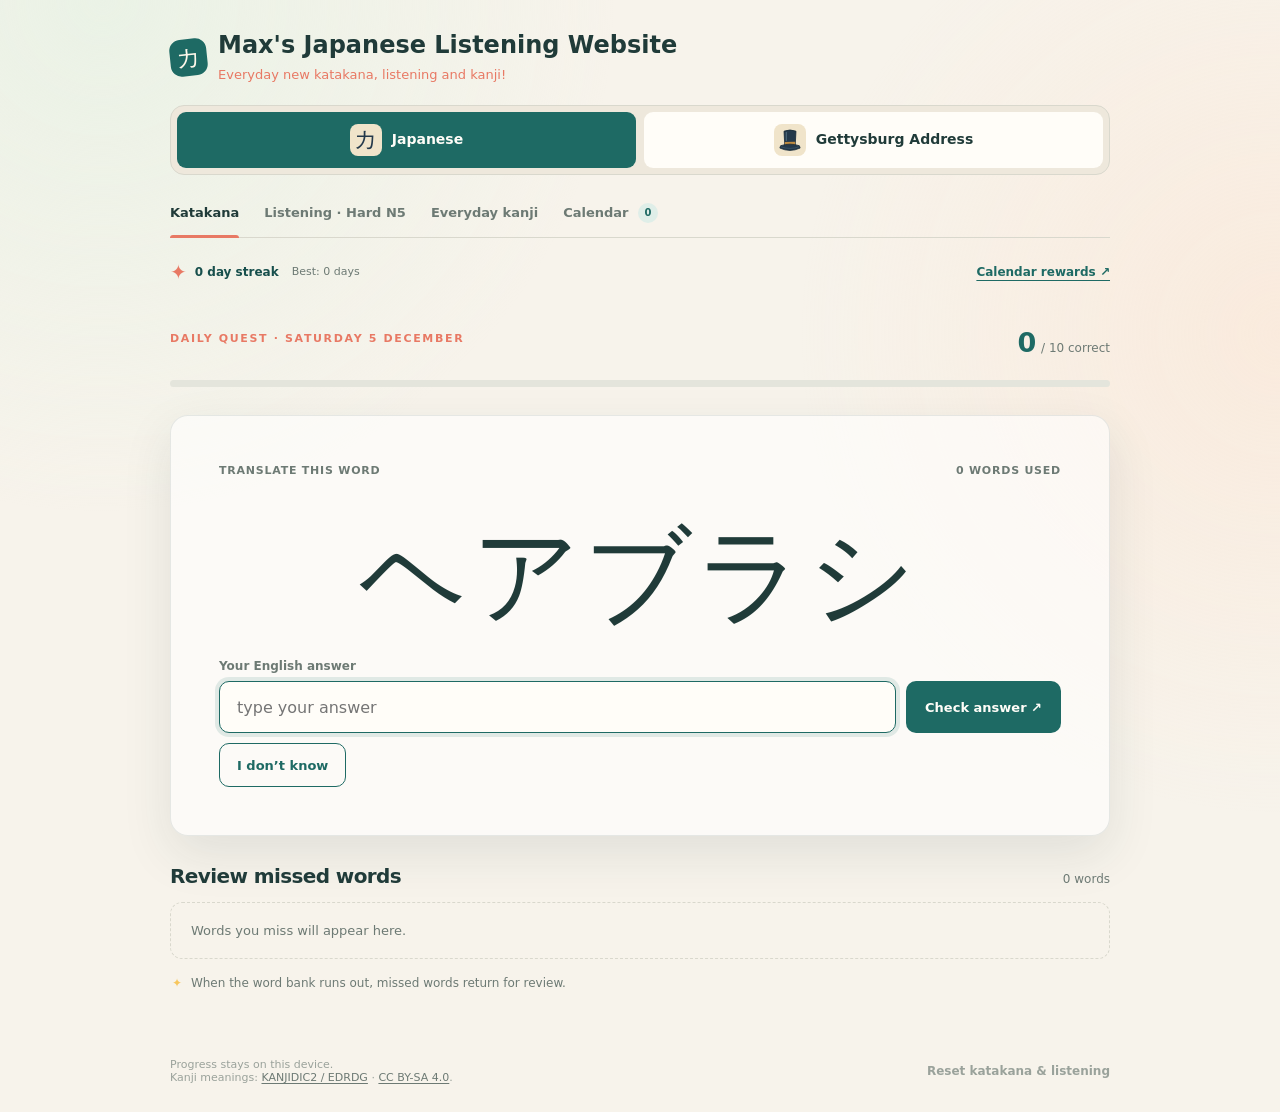
<file: index.html>
<!doctype html>
<html lang="en">
  <head>
    <meta charset="UTF-8" />
    <meta name="viewport" content="width=device-width, initial-scale=1" />
    <meta name="theme-color" content="#f7f3eb" />
    <title>Max's Japanese Listening Website</title>
    <link rel="stylesheet" href="katakana.css?v=listening-controls-2" />
    <link rel="stylesheet" href="practice-switcher.css?v=1" />
  </head>
  <body>
    <div id="answer-win" class="answer-win" role="status" aria-live="polite" hidden></div>
    <main class="app-shell">
      <header class="site-header">
        <a class="brand" href="index.html" aria-label="Max's Japanese Listening Website home">
          <span class="brand-mark" aria-hidden="true">カ</span>
          <span><strong>Max's Japanese Listening Website</strong><small>Everyday new katakana, listening and kanji!</small></span>
        </a>
      </header>

      <nav class="practice-switcher" aria-label="Choose what to learn">
        <a href="./" aria-current="page"><span class="practice-switch-icon" aria-hidden="true">カ</span><span>Japanese</span></a>
        <a href="gettysburg/"><span class="practice-switch-icon" aria-hidden="true"><img src="gettysburg/top-hat.svg" width="26" height="26" alt="" /></span><span>Gettysburg Address</span></a>
      </nav>

      <nav class="view-tabs" aria-label="Practice views">
        <button class="view-tab is-active" type="button" data-view="quest" aria-selected="true">Katakana</button>
        <button class="view-tab" type="button" data-view="listening" aria-selected="false">Listening · Hard N5</button>
        <button class="view-tab" type="button" data-view="kanji" aria-selected="false">Everyday kanji</button>
        <button class="view-tab" type="button" data-view="calendar" aria-selected="false">Calendar <span id="nav-stamp-count">0</span></button>
      </nav>

      <div class="streak-strip" aria-label="Practice streak and rewards">
        <span><span class="streak-spark" aria-hidden="true">✦</span> <strong id="practice-streak">0 day streak</strong> <span id="best-streak">Best: 0 days</span></span>
        <a id="gacha-link" href="#gacha-collection">Calendar rewards ↗</a>
      </div>

      <section id="quest-view" class="view-panel" aria-label="Katakana practice">
        <div class="quest-topline">
          <div>
            <p class="eyebrow">Daily quest · <span id="today-label"></span></p>
          </div>
          <div class="progress-count"><strong id="correct-count">0</strong><span>/ 10 correct</span></div>
        </div>

        <div class="progress-track" aria-label="Daily progress"><span id="progress-fill"></span></div>

        <div id="practice-card" class="practice-card">
          <div class="card-meta"><span id="card-prompt">Translate this word</span><span id="words-used">0 words used</span></div>
          <div class="kana-word" id="kana-word" lang="ja">—</div>
          <form id="answer-form" novalidate>
            <label for="answer-input">Your English answer</label>
            <div class="answer-row">
              <input id="answer-input" name="answer" type="text" autocomplete="off" autocapitalize="none" spellcheck="false" placeholder="type your answer" required />
              <button class="primary-button" id="submit-answer" type="submit">Check answer <span aria-hidden="true">↗</span></button>
            </div>
          <button id="katakana-dont-know" class="not-sure-button" type="button">I don’t know</button>
          </form>
          <div class="answer-feedback-row">
            <div id="feedback" class="feedback" role="status" aria-live="polite" hidden></div>
            <button id="katakana-grade-override" class="grade-override" type="button" hidden></button>
          </div>
        </div>

        <section class="review-section" aria-labelledby="review-title">
          <div class="review-heading">
            <h3 id="review-title">Review missed words</h3>
            <span id="review-count" class="review-count">0 words</span>
          </div>
          <p id="review-empty" class="review-empty">Words you miss will appear here.</p>
          <ul id="review-list" class="review-list"></ul>
        </section>

        <p class="one-and-done"><span aria-hidden="true">✦</span> When the word bank runs out, missed words return for review.</p>
      </section>

      <section id="listening-view" class="view-panel" aria-labelledby="listening-title" hidden>
        <div class="quest-topline">
          <div>
            <p class="eyebrow">Daily listening · <span id="listening-date"></span></p>
            <h2 id="listening-title">Listening exercise</h2>
          </div>
          <div class="progress-count"><strong id="listening-count">0</strong><span>/ 10 phrases</span></div>
        </div>

        <div class="progress-track" aria-label="Listening progress"><span id="listening-progress"></span></div>

        <div class="practice-card listening-card">
          <span id="listening-step" hidden>Phrase 1 of 10</span>
          <div id="listening-prompt" class="audio-prompt">
            <span class="audio-mark" aria-hidden="true">♪</span>
            <button class="play-button" id="listening-play" type="button">▶ Play Japanese</button>
            <p id="listening-instruction" hidden></p>
          </div>
          <p id="audio-status" class="audio-status" role="status" aria-live="polite" hidden></p>
          <form id="listening-form">
            <label for="listening-input">Your English translation</label>
            <div class="answer-row">
              <input id="listening-input" name="translation" type="text" autocomplete="off" spellcheck="false" maxlength="180" placeholder="type what it means" required />
              <button class="primary-button" type="submit">Compare translation <span aria-hidden="true">↗</span></button>
            </div>
          </form>
          <div id="listening-assist-actions" class="listening-assist-actions">
            <button id="listening-not-sure" class="not-sure-button" type="button">I don’t know</button>
            <button id="listening-grade-override" class="grade-override" type="button" hidden></button>
          </div>
          <div id="listening-transcript" class="listening-transcript" role="status" aria-live="polite" hidden>
            <p class="transcript-label">What you heard</p>
            <p id="listening-japanese" class="listening-japanese" lang="ja"></p>
            <p class="character-help">Tap any kanji above for its individual meaning.</p>
          </div>
          <div id="listening-feedback" class="translation-feedback" role="status" aria-live="polite" hidden>
            <p>Suggested meaning <strong id="listening-meaning"></strong></p>
            <p>Your translation <span id="listening-attempt"></span></p>
            <p class="translation-hint" id="listening-grade-prompt">Did your answer convey the same meaning?</p>

            <p id="listening-grade-status" class="listening-grade-status" hidden></p>
            <div class="listening-result-actions">
              <button id="listening-next" class="primary-button" type="button" hidden>Next phrase →</button>
            </div>
          </div>
            <div class="mark-actions" id="listening-mark-actions" hidden>
              <button class="mark-got" type="button" data-listening-mark="got">Correct</button>
              <button class="mark-review" type="button" data-listening-mark="review">Wrong</button>
            </div>
          <div id="listening-done" class="listening-done" hidden>
            <span class="done-mark" aria-hidden="true">✦</span>
            <h3>Today’s ten complete!</h3>
            <p id="listening-summary"></p>
            <button class="primary-button" id="listening-restart" type="button">Practise today’s set again ↗</button>
          </div>
        </div>

        <p class="one-and-done">Saved misses come first in each new daily set and count towards your ten phrases.</p>

        <section class="review-section" aria-labelledby="listening-review-title">
          <div class="review-heading">
            <h3 id="listening-review-title">Listening review</h3>
            <span id="listening-review-count" class="review-count">0 phrases</span>
          </div>
          <p id="listening-review-empty" class="review-empty">Phrases you save will appear here with audio replay.</p>
          <ul id="listening-review-list" class="review-list"></ul>
        </section>
      </section>

      <section id="kanji-view" class="view-panel" aria-labelledby="kanji-title" hidden>
        <div class="quest-topline">
          <div>
            <p class="eyebrow">Daily kanji · <span id="kanji-date"></span></p>
            <h2 id="kanji-title">Kanji around Japan</h2>
          </div>
          <div class="progress-count"><strong id="kanji-count">0</strong><span id="kanji-goal">/ 10 for a stamp</span></div>
        </div>
        <div class="progress-track" aria-label="Kanji progress"><span id="kanji-progress"></span></div>
        <div id="kanji-reward" class="kanji-reward" role="status" aria-live="polite" hidden>
          <strong>Ten signs done — daily stamp earned! 🎉</strong>
          <span id="kanji-score"></span>
        </div>

        <div id="kanji-card" class="practice-card">
          <p id="kanji-round" class="kanji-round" hidden></p>
          <div class="card-meta"><span id="kanji-context">Everyday signs</span><span id="kanji-used">0 / 120 seen</span></div>
          <div id="kanji-sign" class="kanji-sign" lang="ja">—</div>
          <p id="kanji-character-help" class="character-help" hidden>Tap a kanji for its meaning. Single-character answers stay saved for review.</p>
          <p id="kanji-reading" class="kanji-reading" lang="ja" hidden></p>
          <div id="kanji-hints" class="kanji-hints" hidden>
            <button id="kanji-hint-button" class="kanji-hint-button" type="button" aria-controls="kanji-hint-detail" aria-expanded="false">Need a hint?</button>
            <div id="kanji-hint-detail" class="kanji-hint-detail" role="status" aria-live="polite" hidden>
              <p id="kanji-hint-clue"></p>
              <p id="kanji-hint-reading" lang="ja" hidden></p>
              <p id="kanji-hint-meaning" hidden></p>
            </div>
            <p id="kanji-hint-note" class="kanji-hint-note">Start with a clue, then the reading. Reveal the meaning if you’re stuck.</p>
          </div>
          <form id="kanji-form">
            <label for="kanji-input">What does this mean in English?</label>
            <div class="answer-row">
              <input id="kanji-input" name="meaning" type="text" autocomplete="off" autocapitalize="none" spellcheck="false" maxlength="100" placeholder="type the meaning" required />
              <button id="kanji-submit" class="primary-button" type="submit">Check answer ↗</button>
            </div>
          <button id="kanji-dont-know" class="not-sure-button" type="button">I don’t know</button>
          </form>
          <div class="kanji-feedback-row">
            <div id="kanji-feedback" class="feedback" role="status" aria-live="polite" hidden></div>
            <button id="kanji-grade-override" class="grade-override" type="button" hidden></button>
          </div>
        </div>
        <p class="one-and-done">New signs and review answers both count towards your daily ten. Earn a stamp at ten, then keep going — no daily limit. Missed signs and revealed answers return for review.</p>

        <section class="review-section" aria-labelledby="kanji-review-title">
          <div class="review-heading">
            <h3 id="kanji-review-title">Review missed signs</h3>
            <span id="kanji-review-count" class="review-count">0 signs</span>
          </div>
          <p id="kanji-review-empty" class="review-empty">No signs waiting for review. Missed ones will be retested next visit.</p>
          <p id="kanji-review-note" class="review-empty" hidden>Review in progress. Try from memory, or use the hint button if you’re stuck.</p>
          <ul id="kanji-review-list" class="review-list"></ul>
        </section>
      </section>

      <section id="calendar-view" class="view-panel" aria-labelledby="calendar-title" hidden>
        <div class="calendar-heading">
          <div>
            <p class="eyebrow">Your trail of practice</p>
            <h2 id="calendar-title">The calendar</h2>
          </div>
          <div class="calendar-stats"><strong id="stamp-total">0</strong><span>stamps earned</span></div>
        </div>

        <section class="daily-checkins" aria-labelledby="checkins-title">
          <h3 id="checkins-title">A little time for yourself</h3>
          <p>Done your 15 minutes? Add today’s stamp.</p>
          <div class="checkin-grid">
            <article class="checkin-card">
              <span class="checkin-icon" aria-hidden="true">🤖</span>
              <h4>AI investment</h4><p id="aiInvestment-description">Spend 15 minutes or more on AI research</p>
              <button id="checkin-aiInvestment" class="primary-button" type="button" aria-pressed="false" aria-describedby="aiInvestment-description">AI investment</button>
            </article>
            <article class="checkin-card">
              <span class="checkin-icon" aria-hidden="true"><img src="assets/meditating-buddha.svg" alt="" width="32" height="32" /></span>
              <h4>Quiet moment</h4><p id="quietMoment-description">Spend 15 minutes or more walking without phone</p>
              <button id="checkin-quietMoment" class="primary-button" type="button" aria-pressed="false" aria-describedby="quietMoment-description">Quiet moment</button>
            </article>
            <article class="checkin-card">
              <span class="checkin-icon" aria-hidden="true"><img src="assets/dumbbell.svg" alt="" width="32" height="32" /></span>
              <h4>Exercised</h4>
              <p id="exercised-description">Mark today’s workout on your shared calendar.</p>
              <button id="checkin-exercised" class="primary-button" type="button" aria-pressed="false" aria-describedby="exercised-description">work out. 15 mins or more a day of unadulterated shred.</button>
            </article>
          </div>
          <p id="checkin-status" role="status" aria-live="polite"></p>
        </section>

        <div class="calendar-card">
          <div class="month-toolbar">
            <button class="icon-button" type="button" id="previous-month" aria-label="Previous month">←</button>
            <h3 id="month-label"></h3>
            <button class="icon-button" type="button" id="next-month" aria-label="Next month">→</button>
          </div>
          <div class="weekday-row" aria-hidden="true"><span>Mon</span><span>Tue</span><span>Wed</span><span>Thu</span><span>Fri</span><span>Sat</span><span>Sun</span></div>
          <div id="calendar-grid" class="calendar-grid" role="grid" aria-label="Practice calendar"></div>
          <div class="calendar-legend" aria-label="Calendar stamp key">
            <span><span class="day-stamp stamp-katakana" aria-hidden="true">カ</span> Katakana</span>
            <span><span class="day-stamp stamp-listening" aria-hidden="true">♪</span> Listening</span>
            <span><span class="day-stamp stamp-kanji" aria-hidden="true">漢</span> Kanji</span>
            <span>🎩 Gettysburg practice</span>
          <span><span class="day-stamp stamp-aiInvestment" aria-hidden="true">🤖</span> AI investment</span>
<span><span class="day-stamp stamp-quietMoment" aria-hidden="true"><img src="assets/meditating-buddha.svg" alt="" width="18" height="18" /></span> Quiet moment</span>
<span><span class="day-stamp stamp-exercised" aria-hidden="true"><img src="assets/dumbbell.svg" alt="" width="18" height="18" /></span> Exercised</span>
</div>
        </div>

        <section id="gacha-collection" class="gacha-collection" aria-labelledby="gacha-title">
          <div class="gacha-heading">
            <div>
              <p class="eyebrow">Small steps. Little treasures.</p>
              <h2 id="gacha-title" tabindex="-1">Your capsule collection</h2>
            </div>
            <span class="gacha-seal" aria-hidden="true">ごほうび</span>
          </div>
          <p class="gacha-intro">Every complete week of your streak earns a different sushi roll. Keep going for ramen at 14 days, Mount Fuji at 30, and ikebana at 60. Tap each earned capsule to reveal your keepsake.</p>
          <div class="gacha-grid">
            <button id="sushi-capsule" class="gacha-card gacha-sushi" type="button" disabled aria-describedby="sushi-detail">
              <span class="gacha-visual" aria-hidden="true">
                <span class="capsule-half capsule-top"></span><span class="capsule-half capsule-bottom"></span>
                <span class="capsule-emblem">✦</span><img id="sushi-food" class="capsule-food" src="assets/sushi.svg" alt="" width="108" height="108" hidden />
              </span>
              <span class="gacha-copy"><span id="sushi-milestone" class="gacha-milestone">7 days in a row</span><strong id="sushi-name">Salmon avocado roll</strong><span id="sushi-detail">A different roll every 7-day streak week.</span></span>
              <span id="sushi-status" class="gacha-status">Locked</span>
            </button>
            <button id="ramen-capsule" class="gacha-card gacha-ramen" type="button" disabled aria-describedby="ramen-detail">
              <span class="gacha-visual" aria-hidden="true">
                <span class="capsule-half capsule-top"></span><span class="capsule-half capsule-bottom"></span>
                <span class="capsule-emblem">✦</span><img id="ramen-food" class="capsule-food" src="assets/ramen.svg" alt="" width="108" height="108" hidden />
              </span>
              <span class="gacha-copy"><span class="gacha-milestone">14 days in a row</span><strong>Ramen capsule</strong><span id="ramen-detail">14 days in a row to unlock.</span></span>
              <span id="ramen-status" class="gacha-status">Locked</span>
            </button>
            <button id="fuji-capsule" class="gacha-card gacha-fuji" type="button" disabled aria-describedby="fuji-detail">
              <span class="gacha-visual" aria-hidden="true">
                <span class="capsule-half capsule-top"></span><span class="capsule-half capsule-bottom"></span>
                <span class="capsule-emblem">✦</span><img id="fuji-food" class="capsule-food" src="assets/fuji.svg" alt="" width="108" height="108" hidden />
              </span>
              <span class="gacha-copy"><span class="gacha-milestone">30 days in a row</span><strong>Mount Fuji capsule</strong><span id="fuji-detail">30 days in a row to unlock.</span></span>
              <span id="fuji-status" class="gacha-status">Locked</span>
            </button>
            <button id="ikebana-capsule" class="gacha-card gacha-ikebana" type="button" disabled aria-describedby="ikebana-detail">
              <span class="gacha-visual" aria-hidden="true">
                <span class="capsule-half capsule-top"></span><span class="capsule-half capsule-bottom"></span>
                <span class="capsule-emblem">✦</span><img id="ikebana-food" class="capsule-food" src="assets/ikebana.svg" alt="" width="108" height="108" hidden />
              </span>
              <span class="gacha-copy"><span class="gacha-milestone">60 days in a row</span><strong>Ikebana capsule</strong><span id="ikebana-detail">60 days in a row to unlock.</span></span>
              <span id="ikebana-status" class="gacha-status">Locked</span>
            </button>
          </div>
          <button id="sushi-next" class="text-button sushi-next" type="button" hidden>Next sushi capsule →</button>
          <p id="gacha-announcement" class="gacha-announcement" role="status" aria-live="polite" tabindex="-1" hidden></p>
          <section id="sushi-shelf" class="sushi-shelf" aria-labelledby="sushi-shelf-title" hidden>
            <div class="review-heading"><h3 id="sushi-shelf-title">Your sushi shelf</h3><span id="sushi-collected-count" class="review-count">0 rolls</span></div>
            <ul id="sushi-collection" class="sushi-collection"></ul>
          </section>
          <p class="gacha-footnote">Miss a whole day and your streak starts again from day one, including the weekly sushi order. Earned collectibles stay yours. Ramen, Mount Fuji, and ikebana unlock once.</p>
        </section>

        <button class="text-button" type="button" id="back-to-quest">← Back to today’s quest</button>
      </section>


      <footer class="site-footer">
        <span>Progress stays on this device.<br />Kanji meanings: <a href="https://www.edrdg.org/wiki/KANJIDIC_Project.html">KANJIDIC2 / EDRDG</a> · <a href="https://www.edrdg.org/edrdg/licence.html">CC BY-SA 4.0</a>.</span>
        <button class="reset-button" id="reset-progress" type="button">Reset katakana &amp; listening</button>
      </footer>
    </main>
    <div id="capsule-celebration" class="capsule-celebration" hidden>
      <div class="celebration-confetti" aria-hidden="true">
        <span style="--x:-145px;--y:-200px;--turn:-190deg"></span><span style="--x:130px;--y:-210px;--turn:240deg"></span>
        <span style="--x:-195px;--y:-95px;--turn:140deg"></span><span style="--x:185px;--y:-70px;--turn:-210deg"></span>
        <span style="--x:-140px;--y:110px;--turn:280deg"></span><span style="--x:150px;--y:120px;--turn:-250deg"></span>
        <span style="--x:-55px;--y:-235px;--turn:180deg"></span><span style="--x:60px;--y:-230px;--turn:-180deg"></span>
        <span style="--x:-215px;--y:30px;--turn:-320deg"></span><span style="--x:220px;--y:40px;--turn:320deg"></span>
        <span style="--x:-65px;--y:190px;--turn:230deg"></span><span style="--x:75px;--y:185px;--turn:-230deg"></span>
      </div>
      <div class="celebration-card">
        <button id="celebration-dismiss" class="celebration-dismiss" type="button" aria-label="Dismiss capsule celebration">×</button>
        <div class="celebration-orbit" aria-hidden="true">
          <span class="gacha-visual celebration-capsule"><span class="capsule-half capsule-top"></span><span class="capsule-half capsule-bottom"></span><span class="capsule-emblem">✦</span></span>
        </div>
        <div role="status" aria-live="polite" aria-atomic="true">
          <p class="eyebrow">A little reward for showing up</p>
          <h2 id="celebration-title">Capsule unlocked!</h2>
          <p id="celebration-message" class="celebration-message"></p>
        </div>
        <button id="celebration-view" class="primary-button" type="button">See it in Calendar ↗</button>
      </div>
    </div>
    <div id="kanji-tooltip" class="kanji-tooltip" role="tooltip" lang="en" hidden>
      <strong id="kanji-tooltip-character" lang="ja"></strong>
      <span id="kanji-tooltip-meaning"></span>
      <small>Character meaning — a word’s meaning can differ.</small>
    </div>
    <script src="practice-ui.js?v=shared-calendar-3"></script>
    <script src="kanji-meanings.js?v=hard-n5-1"></script>
    <script src="kanji-tooltips.js?v=kanji-tooltips"></script>
    <script src="japanese-audio.js?v=nanami-1"></script>
    <script src="sushi-rolls.js?v=weekly-sushi"></script>
    <script src="gacha.js?v=daily-checkins-1"></script>
    <script src="exercise-album-config.js?v=live-1"></script>
    <script src="exercise-album.js?v=live-1"></script>
    <script src="katakana.js?v=listening-clips-1"></script>
    <script src="kanji.js?v=practice-flow-2"></script>
  </body>
</html>
</file>
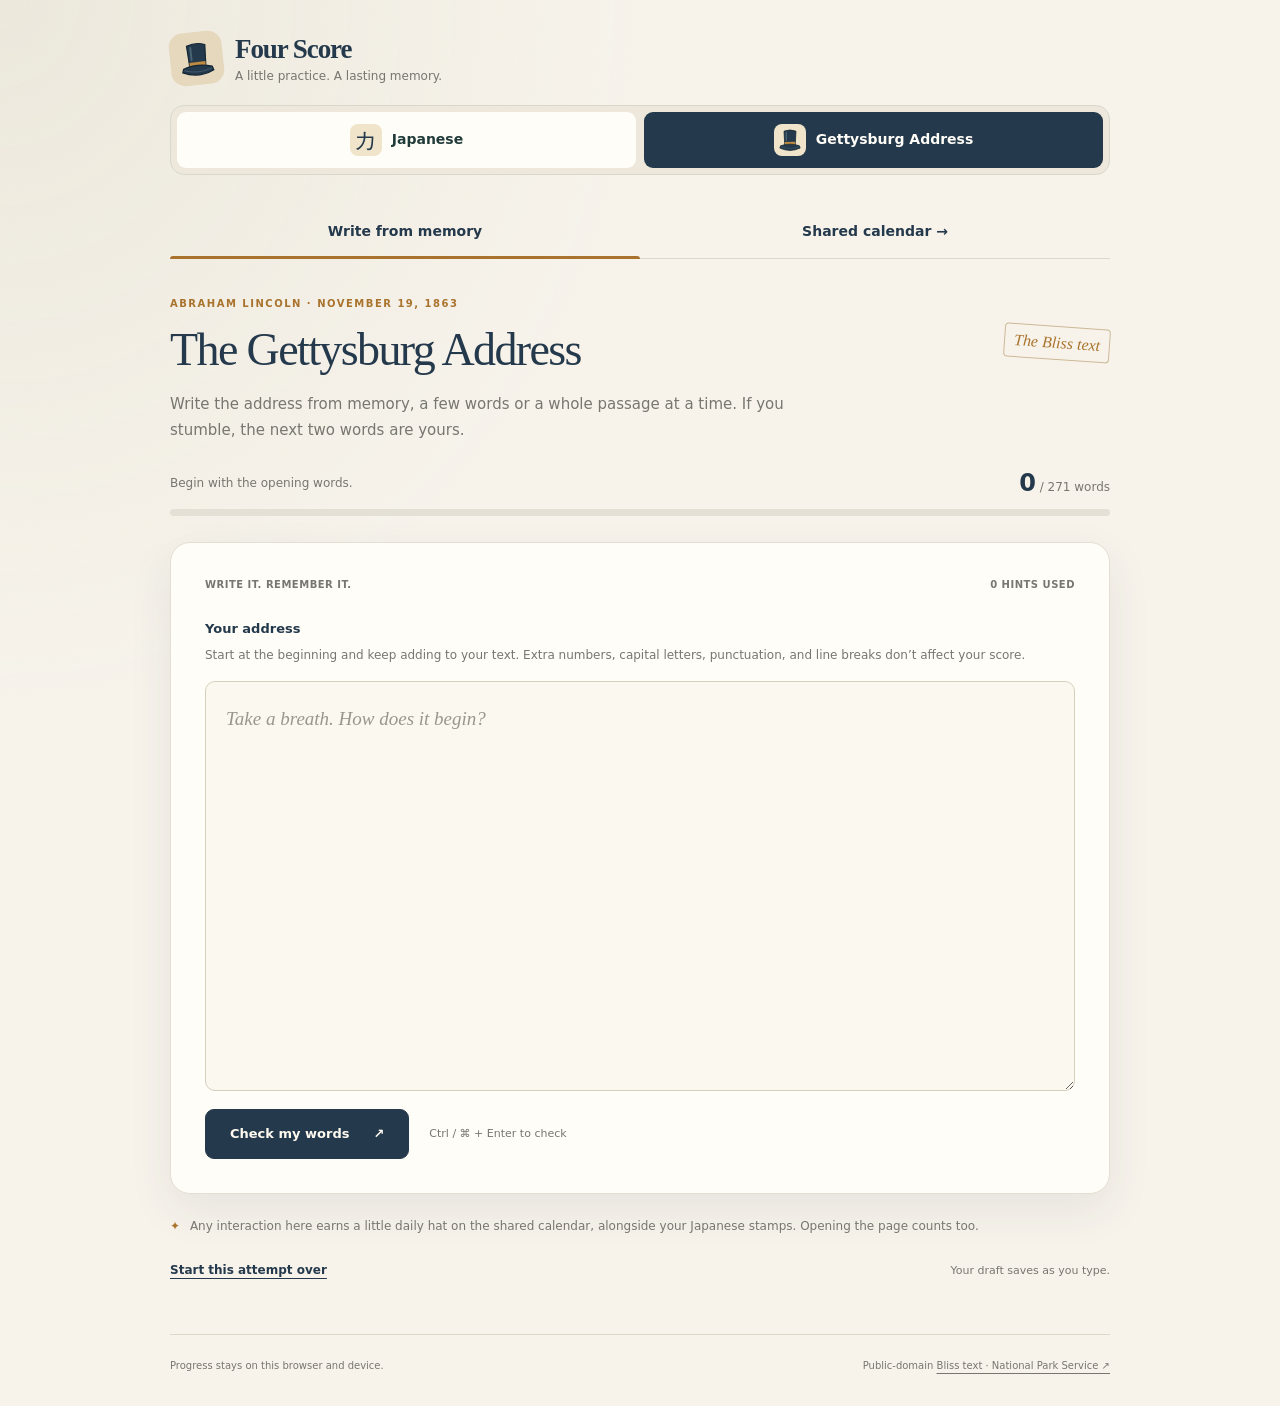
<file: gettysburg/index.html>
<!doctype html>
<html lang="en">
<head>
  <meta charset="UTF-8" />
  <meta name="viewport" content="width=device-width, initial-scale=1" />
  <meta name="theme-color" content="#f7f3eb" />
  <meta name="description" content="Learn the Gettysburg Address by writing it from memory. Two-word hints when you stumble, a daily practice stamp on your shared Japanese calendar for any interaction." />
  <title>Four Score · Gettysburg practice</title>
  <link rel="icon" href="top-hat.svg" type="image/svg+xml" />
  <link rel="stylesheet" href="gettysburg.css?v=shared-calendar-3" />
  <link rel="stylesheet" href="../practice-switcher.css?v=1" />
  <link rel="stylesheet" href="../practice-win.css?v=2" />
</head>
<body>
  <div id="answer-win" class="answer-win" role="status" aria-live="polite" hidden></div>
  <main class="app-shell">
    <header class="site-header">
      <a class="brand" href="./"><span class="brand-mark"><img src="top-hat.svg" alt="" width="40" height="40" /></span><span><strong>Four Score</strong><small>A little practice. A lasting memory.</small></span></a>
    </header>
    <nav class="practice-switcher" aria-label="Choose what to learn">
      <a href="../"><span class="practice-switch-icon" aria-hidden="true">カ</span><span>Japanese</span></a>
      <a href="./" aria-current="page"><span class="practice-switch-icon" aria-hidden="true"><img src="top-hat.svg" width="26" height="26" alt="" /></span><span>Gettysburg Address</span></a>
    </nav>
    <nav class="mode-nav" aria-label="Practice modes">
      <button id="practice-tab" type="button" aria-pressed="true" aria-controls="practice-view">Write from memory</button>
      <a id="calendar-tab" class="shared-calendar-link" href="../#calendar">Shared calendar →</a>
    </nav>
    <p id="storage-notice" class="notice" role="status" hidden>Your browser could not save this session. Keep this page open to continue.</p>
    <section id="practice-view" aria-labelledby="practice-title">
      <div class="quest-topline"><div><p class="eyebrow">Abraham Lincoln · November 19, 1863</p><h1 id="practice-title">The Gettysburg Address</h1></div><span class="edition">The Bliss text</span></div>
      <p class="intro">Write the address from memory, a few words or a whole passage at a time. If you stumble, the next two words are yours.</p>
      <div class="progress-heading"><span id="progress-description">Begin with the opening words.</span><span><strong id="word-count">0</strong> / <span id="word-total">271</span> words</span></div>
      <div id="progress-track" class="progress-track" role="progressbar" aria-label="Words checked in order" aria-valuemin="0" aria-valuemax="271" aria-valuenow="0"><span id="progress-fill"></span></div>
      <div id="writing-card" class="writing-card">
        <div class="card-meta"><span>Write it. Remember it.</span><span id="hint-count">0 hints used</span></div>
        <form id="recitation-form">
          <label for="recitation">Your address</label>
          <p id="writing-help" class="field-help">Start at the beginning and keep adding to your text. Extra numbers, capital letters, punctuation, and line breaks don’t affect your score.</p>
          <textarea id="recitation" name="recitation" rows="10" autocomplete="off" autocapitalize="off" spellcheck="false" aria-describedby="writing-help" placeholder="Take a breath. How does it begin?"></textarea>
          <div class="form-actions"><button id="check-answer" class="primary-button" type="submit">Check my words <span aria-hidden="true">↗</span></button><span class="keyboard-tip">Ctrl / ⌘ + Enter to check</span></div>
        </form>
        <div id="answer-feedback" class="answer-feedback" role="status" aria-live="polite" aria-atomic="true" hidden>
          <strong id="feedback-title"></strong><p id="feedback-message"></p>
          <div id="two-word-hint" class="two-word-hint" hidden><span>Your next two words</span><strong id="hint-words"></strong><small>Type them yourself, then keep going.</small></div>
        </div>
        <div id="completion" class="completion" role="status" aria-live="polite" hidden>
          <img class="earned-hat" src="top-hat.svg" width="110" height="110" alt="" />
          <p class="eyebrow">Hats off to you</p><h2>The whole address. From you.</h2>
          <p id="completion-message"></p>
          <div class="completion-actions"><button id="write-again" class="primary-button" type="button">Write it again ↗</button><a id="see-calendar" class="text-button" href="../#calendar">See shared calendar →</a></div>
        </div>
      </div>
      <p class="practice-note"><span aria-hidden="true">✦</span> Any interaction here earns a little daily hat on the shared calendar, alongside your Japanese stamps. Opening the page counts too.</p>
      <div class="practice-options"><button id="start-over" class="text-button" type="button">Start this attempt over</button><span>Your draft saves as you type.</span></div>
    </section>
    <footer class="site-footer"><span>Progress stays on this browser and device.</span><span>Public-domain <a href="https://www.nps.gov/linc/learn/historyculture/gettysburgaddress.htm" target="_blank" rel="noopener noreferrer">Bliss text · National Park Service ↗</a></span></footer>
  </main>
  <script src="../practice-ui.js?v=shared-calendar-3"></script>
  <script src="speech.js?v=1"></script><script src="core.js?v=ignore-numbers"></script><script src="gettysburg.js?v=shared-calendar-3"></script>
</body>
</html>
</file>
<file: katakana.css>
:root {
  --paper: #f7f3eb;
  --paper-deep: #eee8dc;
  --ink: #203b39;
  --muted: #6d7a74;
  --line: #d9d8cd;
  --teal: #1e6a64;
  --teal-dark: #174f4c;
  --coral: #e87964;
  --yellow: #f7c65d;
  --shadow: 0 18px 50px rgb(32 59 57 / 10%);
  font-family: Inter, ui-sans-serif, system-ui, -apple-system, BlinkMacSystemFont, "Segoe UI", sans-serif;
  color: var(--ink);
  background: var(--paper);
}

* { box-sizing: border-box; }

body {
  min-width: 320px;
  min-height: 100vh;
  margin: 0;
  background:
    radial-gradient(circle at 8% 0%, rgb(232 242 229 / 85%), transparent 32rem),
    radial-gradient(circle at 100% 30%, rgb(252 226 207 / 50%), transparent 30rem),
    var(--paper);
}

button, input { font: inherit; }
button { cursor: pointer; }

.app-shell {
  width: min(100% - 40px, 940px);
  min-height: 100vh;
  margin: 0 auto;
  padding: 30px 0 28px;
  display: flex;
  flex-direction: column;
}

.site-header, .quest-topline, .calendar-heading, .month-toolbar, .card-meta {
  display: flex;
  align-items: center;
  justify-content: space-between;
  gap: 20px;
}

.site-header { margin-bottom: 34px; }

.brand {
  display: inline-flex;
  align-items: center;
  gap: 11px;
  color: var(--ink);
  text-decoration: none;
  letter-spacing: normal;
}

.brand-mark {
  flex-shrink: 0;
  display: grid;
  width: 37px;
  height: 37px;
  place-items: center;
  border-radius: 11px;
  color: #fff8eb;
  background: var(--teal);
  font-family: Georgia, serif;
  font-size: 24px;
  line-height: 1;
  transform: rotate(-6deg);
}

.brand strong, .brand small { display: block; }
.brand strong { font-size: clamp(18px, 3vw, 24px); line-height: 1.25; }
.brand small { margin-top: 5px; color: var(--coral); font-size: 13px; line-height: 1.5; }

.eyebrow { margin: 0 0 13px; color: var(--coral); font-size: 11px; font-weight: 800; letter-spacing: .15em; text-transform: uppercase; }
h2, h3, p { margin-top: 0; }

.view-tabs { display: flex; gap: 25px; border-bottom: 1px solid var(--line); }
.view-tab { position: relative; padding: 0 0 14px; border: 0; color: var(--muted); background: transparent; font-size: 13px; font-weight: 700; }
.view-tab::after { position: absolute; right: 0; bottom: -1px; left: 0; height: 3px; border-radius: 4px 4px 0 0; background: transparent; content: ""; }
.view-tab.is-active { color: var(--ink); }
.view-tab.is-active::after { background: var(--coral); }
.view-tab span { display: inline-grid; min-width: 20px; min-height: 20px; margin-left: 5px; padding: 2px 5px; place-items: center; border-radius: 20px; color: var(--teal); background: #dfeee8; font-size: 10px; }

.view-panel { padding: 39px 0 26px; }
.quest-topline { align-items: end; margin-bottom: 22px; }
h2 { margin-bottom: 0; font-size: clamp(26px, 4vw, 39px); letter-spacing: -.05em; line-height: 1; }
.progress-count { display: flex; align-items: baseline; gap: 6px; color: var(--muted); font-size: 12px; white-space: nowrap; }
.progress-count strong { color: var(--teal); font-size: 27px; letter-spacing: -.05em; }
.progress-track { height: 7px; margin-bottom: 28px; overflow: hidden; border-radius: 20px; background: #e4e5dc; }
.progress-track span { display: block; width: 0; height: 100%; border-radius: inherit; background: linear-gradient(90deg, var(--teal), #65a891); transition: width .35s ease; }

.practice-card, .calendar-card { border: 1px solid rgb(32 59 57 / 10%); border-radius: 18px; background: rgb(255 255 255 / 58%); box-shadow: var(--shadow); }
.practice-card { min-height: 335px; padding: clamp(24px, 5vw, 48px); }
.practice-card.is-correct { border-color: #65a891; animation: win-pop .6s ease-out; box-shadow: 0 18px 50px rgb(30 106 100 / 18%); }
.practice-card.is-wrong { border-color: var(--coral); animation: miss-shake .42s ease-out; box-shadow: 0 18px 50px rgb(232 121 100 / 16%); }
.card-meta { color: var(--muted); font-size: 11px; font-weight: 700; letter-spacing: .07em; text-transform: uppercase; }
.kana-word { margin: clamp(37px, 7vw, 58px) 0 40px; color: var(--ink); font-family: Georgia, "Times New Roman", serif; font-size: clamp(59px, 11vw, 106px); letter-spacing: .04em; line-height: .8; text-align: center; }
#answer-form label, #listening-form label, #kanji-form label { display: block; margin-bottom: 8px; color: var(--muted); font-size: 12px; font-weight: 700; }
.answer-row { display: grid; grid-template-columns: minmax(0, 1fr) auto; gap: 10px; }
.answer-row input { min-width: 0; min-height: 52px; padding: 0 17px; border: 1px solid var(--line); border-radius: 10px; outline: 0; color: var(--ink); background: #fffdf8; font-size: 16px; transition: border-color .2s, box-shadow .2s; }
.answer-row input:focus { border-color: var(--teal); box-shadow: 0 0 0 4px rgb(30 106 100 / 12%); }
.primary-button { min-height: 52px; padding: 0 19px; border: 0; border-radius: 10px; color: #fffdf8; background: var(--teal); font-size: 13px; font-weight: 800; transition: background .2s, transform .2s; }
.primary-button:hover { background: var(--teal-dark); transform: translateY(-1px); }
.not-sure-button { min-height: 44px; margin-top: 10px; padding: 0 17px; border: 1px solid var(--teal); border-radius: 10px; color: var(--teal); background: transparent; font-size: 13px; font-weight: 800; }
.not-sure-button:hover { background: #dfeee8; }
.not-sure-button:focus-visible { outline: 3px solid var(--yellow); outline-offset: 3px; }
.listening-assist-actions { display: grid; grid-template-columns: minmax(0, 1fr); align-items: stretch; gap: 10px; margin-top: 10px; }
.listening-assist-actions.has-correction { grid-template-columns: repeat(2, minmax(0, 1fr)); }
.listening-assist-actions .not-sure-button, .listening-assist-actions .grade-override { width: 100%; min-width: 0; min-height: 52px; margin-top: 0; padding: 10px 12px; overflow-wrap: anywhere; }
.primary-button:disabled { cursor: default; opacity: .72; transform: none; }
.feedback { display: flex; align-items: center; gap: 14px; margin-top: 20px; padding: 16px; border-radius: 12px; background: #e5f1e9; color: var(--teal-dark); font-size: 13px; line-height: 1.4; }
.feedback.is-wrong { background: #fbe8df; color: #9c4d3c; }
.feedback-symbol { display: grid; flex: 0 0 44px; width: 44px; height: 44px; place-items: center; border-radius: 50%; background: #c8e5d4; font-size: 27px; line-height: 1; }
.feedback.is-wrong .feedback-symbol { background: #f7d1c3; transform: rotate(-20deg); }
.feedback-copy { display: grid; min-width: 0; gap: 2px; }
.feedback-copy strong { font-size: 17px; font-weight: 850; }
.feedback-flourish { margin-left: auto; color: var(--coral); font-size: 22px; white-space: nowrap; animation: flourish .7s ease-out both; }
.feedback.is-wrong .feedback-flourish { font-size: 18px; animation: none; }
.review-section { margin-top: 28px; }
.review-heading { display: flex; align-items: baseline; justify-content: space-between; gap: 12px; margin-bottom: 14px; }
.review-heading h3 { margin: 0; font-size: 20px; letter-spacing: -.03em; }
.review-count { color: var(--muted); font-size: 12px; white-space: nowrap; }
.review-empty { margin: 0; padding: 20px; border: 1px dashed var(--line); border-radius: 12px; color: var(--muted); font-size: 13px; }
.review-list { display: grid; gap: 8px; margin: 0; padding: 0; list-style: none; }
.review-item { display: grid; grid-template-columns: minmax(0, 130px) minmax(0, 1fr); align-items: center; gap: 18px; padding: 14px 18px; border: 1px solid var(--line); border-radius: 12px; background: rgb(255 255 255 / 58%); }
.review-kana { font-family: Georgia, "Times New Roman", serif; font-size: 28px; line-height: 1.2; overflow-wrap: anywhere; }
.review-details { display: grid; min-width: 0; gap: 3px; overflow-wrap: anywhere; }
.review-details strong { font-size: 14px; }
.review-details span { color: var(--muted); font-size: 12px; }
.one-and-done { margin: 17px 2px 0; color: var(--muted); font-size: 12px; }
.one-and-done span { margin-right: 5px; color: var(--yellow); }
.kanji-sign { margin: 38px 0 24px; font-family: "Hiragino Kaku Gothic ProN", "Yu Gothic", sans-serif; font-size: clamp(36px, 8vw, 82px); font-weight: 700; line-height: 1.3; letter-spacing: .08em; text-align: center; overflow-wrap: anywhere; }
.kanji-character { display: inline; margin: 0; padding: 0; border: 0; border-radius: 4px; border-bottom: 1px dotted var(--teal); color: inherit; background: transparent; font: inherit; letter-spacing: inherit; line-height: inherit; vertical-align: baseline; }
.kanji-sign .kanji-character { display: inline-block; min-width: 44px; min-height: 44px; }
.kanji-character:hover, .kanji-character[aria-expanded="true"] { color: var(--teal-dark); background: #dfeee8; }
.kanji-character:focus-visible { outline: 3px solid var(--yellow); outline-offset: 2px; }
.character-help { margin: -8px 0 24px; color: var(--muted); font-size: 12px; line-height: 1.5; text-align: center; }
.listening-transcript .character-help { margin: 0; text-align: left; }
.kanji-tooltip { position: fixed; z-index: 20; display: grid; gap: 8px; width: min(280px, calc(100vw - 24px)); padding: 16px; border: 1px solid #e3ca8b; border-radius: 12px; color: var(--ink); background: #fff5d9; box-shadow: 0 8px 28px rgb(32 59 57 / 20%); font-size: 15px; line-height: 1.5; overflow-wrap: anywhere; }
.kanji-tooltip strong { font-size: 30px; line-height: 1.2; }
.kanji-tooltip small { color: #715015; font-size: 11px; }
.kanji-reading { margin: -10px 0 24px; color: var(--muted); font-size: 18px; text-align: center; }
.kanji-round { margin: 0 0 22px; padding: 10px 14px; border-radius: 8px; color: var(--teal-dark); background: #dfeee8; font-size: 13px; font-weight: 800; }
.kanji-reward { display: grid; gap: 7px; margin: 0 0 22px; padding: 18px; border: 1px solid #e3ca8b; border-radius: 12px; color: #715015; background: #fff0c7; animation: win-pop .6s ease-out; overflow-wrap: anywhere; }
.kanji-reward strong { font-size: 16px; }
.kanji-reward span { font-size: 13px; line-height: 1.5; }
.kanji-hints { margin: 0 0 24px; text-align: center; }
.kanji-hint-button { max-width: 100%; min-height: 44px; padding: 10px 18px; border: 1px solid var(--teal); border-radius: 10px; color: var(--teal-dark); background: #edf3e9; font-size: 14px; font-weight: 800; }
.kanji-hint-button:hover { background: #dfeee8; }
.kanji-hint-button:focus-visible { outline: 3px solid var(--yellow); outline-offset: 3px; }
.kanji-hint-detail { margin-top: 14px; padding: 16px; border-radius: 10px; background: #fbf0d5; text-align: left; overflow-wrap: anywhere; }
.kanji-hint-detail p { margin: 0; font-size: 15px; line-height: 1.6; }
.kanji-hint-detail p + p { margin-top: 10px; }
#kanji-hint-reading { font-size: 20px; }
#kanji-hint-meaning { font-weight: 800; }
.kanji-hint-note { margin: 10px 0 0; color: var(--muted); font-size: 12px; line-height: 1.5; }

.audio-prompt { display: grid; justify-items: center; gap: 14px; padding: 20px 0 26px; text-align: center; }
.audio-mark { display: grid; width: 86px; height: 86px; place-items: center; border-radius: 50%; color: var(--teal); background: #dfeee8; font-size: 53px; line-height: 1; }
.play-button { min-height: 52px; padding: 0 25px; border: 0; border-radius: 100px; color: #fffdf8; background: var(--teal); font-size: 15px; font-weight: 800; }
.play-button:hover { background: var(--teal-dark); }
.audio-prompt p { margin: 0; color: var(--muted); font-size: 13px; }
.audio-status { margin: 0 0 18px; color: var(--teal-dark); font-size: 12px; text-align: center; }
.translation-feedback { margin-top: 22px; padding: 20px; border-radius: 12px; background: #e5f1e9; }
.translation-feedback p { margin: 0 0 8px; color: var(--muted); font-size: 13px; }
.translation-feedback strong, .translation-feedback span { display: block; margin-top: 3px; color: var(--ink); font-size: 16px; overflow-wrap: anywhere; }
.translation-feedback .translation-hint { margin: 18px 0 12px; color: var(--ink); font-weight: 700; }
.mark-actions { display: flex; flex-wrap: wrap; gap: 10px; }
.mark-actions button { min-height: 44px; padding: 0 17px; border: 1px solid var(--teal); border-radius: 10px; font-size: 13px; font-weight: 800; }
.mark-got { color: #fffdf8; background: var(--teal); }
.mark-review { color: var(--teal); background: transparent; }
.mark-actions button:hover { transform: translateY(-1px); }
.listening-transcript { margin-top: 22px; padding: 20px; border-radius: 12px; background: #e5f1e9; overflow-wrap: anywhere; }
.listening-transcript .transcript-label { margin: 0 0 6px; color: var(--muted); font-size: 12px; font-weight: 700; }
.listening-japanese { margin: 0 0 14px; font-family: "Hiragino Kaku Gothic ProN", "Yu Gothic", sans-serif; font-size: clamp(21px, 4vw, 28px); line-height: 1.7; }
.listening-japanese .kanji-character { display: inline-block; min-width: 32px; min-height: 44px; }
.listening-done { display: grid; justify-items: center; gap: 13px; padding: 35px 0 10px; text-align: center; }
.done-mark { color: var(--coral); font-size: 55px; line-height: 1; }
.listening-done h3 { margin: 0; font-size: 27px; }
.listening-done p { max-width: 430px; margin: 0 0 9px; color: var(--muted); font-size: 14px; line-height: 1.5; }
.listening-review-item { grid-template-columns: minmax(0, 130px) minmax(0, 1fr); }
.review-play { min-height: 40px; padding: 0 10px; border: 1px solid var(--teal); border-radius: 9px; color: var(--teal); background: transparent; font-size: 12px; font-weight: 800; }
.review-play:hover { background: #dfeee8; }

@keyframes win-pop {
  35% { transform: scale(1.025); }
  70% { transform: scale(.995); }
}

@keyframes miss-shake {
  20%, 60% { transform: translateX(-5px); }
  40%, 80% { transform: translateX(5px); }
}

@keyframes flourish {
  from { opacity: 0; transform: translateY(10px) rotate(-20deg) scale(.6); }
  to { opacity: 1; transform: translateY(0) rotate(0) scale(1); }
}

.calendar-heading { align-items: end; margin-bottom: 26px; }
.calendar-stats { display: grid; justify-items: end; color: var(--muted); font-size: 12px; }
.calendar-stats strong { color: var(--teal); font-size: 27px; letter-spacing: -.05em; }
.calendar-card { padding: clamp(18px, 4vw, 34px); }
.month-toolbar { margin-bottom: 27px; }
.month-toolbar h3 { margin: 0; font-size: 17px; letter-spacing: -.02em; }
.icon-button { display: grid; width: 32px; height: 32px; place-items: center; border: 1px solid var(--line); border-radius: 50%; color: var(--teal); background: transparent; font-size: 17px; }
.icon-button:hover { border-color: var(--teal); background: #e8f1ea; }
.weekday-row, .calendar-grid { display: grid; grid-template-columns: repeat(7, minmax(0, 1fr)); }
.weekday-row { margin-bottom: 8px; color: var(--muted); font-size: 10px; font-weight: 800; letter-spacing: .1em; text-align: center; text-transform: uppercase; }
.calendar-grid { gap: 7px; }
.day-cell { min-width: 0; min-height: 94px; padding: 10px; border: 1px solid transparent; border-radius: 10px; color: var(--ink); background: rgb(247 243 235 / 72%); text-align: left; }
.day-cell.is-outside { color: #b7beb8; background: transparent; }
.day-cell.is-today { border-color: var(--coral); }
.day-number { position: relative; z-index: 1; font-size: 12px; font-weight: 700; }
.day-stamps { display: flex; flex-wrap: wrap; gap: 4px; margin-top: 8px; }
.day-stamp { display: inline-grid; flex: 0 0 24px; width: 24px; height: 24px; place-items: center; border: 2px solid currentColor; border-radius: 50%; font-size: 14px; font-weight: 800; line-height: 1; transform: rotate(-7deg); }
.stamp-katakana { color: #a94d38; background: #fbe8df; }
.stamp-listening { color: var(--teal); background: #dfeee8; transform: rotate(7deg); }
.stamp-kanji { border-radius: 4px; color: #886015; background: #fff0c7; transform: rotate(-4deg); }
.day-stamp.has-score { flex: 0 1 auto; width: auto; max-width: 100%; height: auto; min-height: 24px; padding: 3px; font-size: 12px; line-height: 1.25; overflow-wrap: anywhere; }
.calendar-legend { display: flex; flex-wrap: wrap; align-items: center; gap: 12px 18px; margin-top: 19px; color: var(--muted); font-size: 12px; }
.calendar-legend > span { display: inline-flex; align-items: center; gap: 7px; }
.text-button, .reset-button { padding: 0; border: 0; color: var(--teal); background: transparent; font-size: 12px; font-weight: 800; }
.text-button { margin-top: 21px; }
.text-button:hover, .reset-button:hover { color: var(--coral); }

.site-footer { display: flex; justify-content: space-between; gap: 16px; margin-top: auto; padding-top: 42px; color: #9aa29b; font-size: 11px; }
.site-footer a { color: var(--muted); text-underline-offset: 2px; }
.reset-button { color: #9aa29b; font-weight: 600; }

[hidden] { display: none !important; }

@media (max-width: 600px) {
  .app-shell { width: min(100% - 28px, 940px); padding-top: 21px; }
  .site-header { margin-bottom: 26px; }
  .view-tabs { display: grid; grid-template-columns: repeat(2, minmax(0, 1fr)); gap: 16px 12px; }
  .view-tab { min-width: 0; font-size: 12px; white-space: nowrap; }
  .quest-topline { align-items: start; flex-direction: column; gap: 14px; }
  .progress-count { align-self: flex-end; }
  .view-panel { padding-top: 30px; }
  .answer-row { grid-template-columns: 1fr; }
  .primary-button { width: 100%; }
  .feedback-flourish { display: none; }
  .review-item { grid-template-columns: minmax(0, 90px) minmax(0, 1fr); gap: 12px; }
  .listening-review-item { grid-template-columns: minmax(0, 90px) minmax(0, 1fr); }
  .review-kana { font-size: 23px; }
  .mark-actions { display: grid; grid-template-columns: 1fr; }
  .calendar-card { padding: 16px 10px; }
  .calendar-grid { gap: 4px; }
  .day-cell { min-height: 94px; padding: 4px; }
  .day-stamps { gap: 3px; margin-top: 6px; }
  .day-stamps .day-stamp { flex-basis: 17px; width: 17px; height: 17px; border-width: 1px; font-size: 12px; }
  .day-stamps .day-stamp.has-score { flex-basis: 100%; width: 100%; height: auto; min-height: 28px; padding: 2px; font-size: 10px; }
  .site-footer { align-items: flex-start; flex-direction: column; gap: 8px; padding-top: 27px; }
}

@media (max-width: 390px) {
  .weekday-row { font-size: 8px; letter-spacing: .04em; }
  .calendar-grid { gap: 4px; }
  .day-number { font-size: 11px; }
}

@media (prefers-reduced-motion: reduce) {
  .practice-card.is-correct, .practice-card.is-wrong, .feedback-flourish, .kanji-reward { animation: none; }
}

.answer-feedback-row, .kanji-feedback-row { display: flex; flex-wrap: wrap; align-items: center; gap: 12px; }
.answer-feedback-row .feedback, .kanji-feedback-row .feedback { flex: 1 1 260px; min-width: 0; }
.grade-override { min-height: 44px; margin-top: 20px; padding: 10px 17px; border: 1px solid var(--teal); border-radius: 10px; color: var(--teal); background: transparent; font-size: 13px; font-weight: 800; }
.grade-override:hover { background: #dfeee8; }
.grade-override:focus-visible { outline: 3px solid var(--yellow); outline-offset: 3px; }

.streak-strip { display: flex; flex-wrap: wrap; align-items: center; justify-content: space-between; gap: 10px 20px; padding-top: 18px; color: var(--teal-dark); font-size: 12px; }
.streak-strip > span { display: flex; flex-wrap: wrap; align-items: center; gap: 8px; min-width: 0; }
.streak-spark { color: var(--coral); font-size: 20px; }
#best-streak { margin-left: 5px; color: var(--muted); font-size: 11px; }
.streak-strip a { min-height: 32px; display: inline-flex; align-items: center; color: var(--teal); font-weight: 750; text-decoration-thickness: 1px; text-underline-offset: 4px; }
.streak-strip a:focus-visible { outline: 3px solid var(--yellow); outline-offset: 3px; border-radius: 4px; }
.gacha-collection { margin: 18px 0 34px; padding: clamp(20px, 4vw, 32px); border: 1px solid #e3dac9; border-radius: 18px; background: linear-gradient(125deg, #fffbf2, #f4eddf); }
.gacha-heading { display: flex; align-items: center; justify-content: space-between; gap: 16px; }
.gacha-heading > div { min-width: 0; }
.gacha-heading .eyebrow { margin-bottom: 9px; font-size: 10px; }
.gacha-heading h2 { font-size: clamp(23px, 4vw, 31px); line-height: 1.15; letter-spacing: -.04em; }
.gacha-seal { flex-shrink: 0; padding: 8px; border: 1px solid var(--coral); border-radius: 7px; color: #ad4c3c; font-size: 11px; writing-mode: vertical-rl; letter-spacing: .12em; transform: rotate(7deg); }
.gacha-intro { max-width: 560px; margin: 14px 0 22px; color: var(--muted); font-size: 13px; line-height: 1.65; }
.gacha-grid { display: grid; grid-template-columns: repeat(2, minmax(0, 1fr)); gap: 16px; }
.gacha-card { --capsule-colour: var(--coral); position: relative; display: flex; min-width: 0; align-items: center; flex-direction: column; gap: 12px; padding: 22px 16px 18px; border: 1px solid var(--line); border-radius: 14px; color: var(--ink); background: rgb(255 255 255 / 65%); text-align: center; overflow-wrap: anywhere; }
.gacha-ramen { --capsule-colour: var(--teal); }
.gacha-fuji { --capsule-colour: #7d92b0; }
.gacha-ikebana { --capsule-colour: #b18caa; }
.gacha-card:disabled { cursor: default; opacity: 1; }
.gacha-card.is-ready { border-color: var(--capsule-colour); box-shadow: 0 5px 18px rgb(32 59 57 / 7%); }
.gacha-card.is-ready:hover { background: #fffdf7; }
.gacha-card.is-ready:hover .gacha-visual { transform: rotate(-7deg); }
.gacha-card:focus-visible { outline: 3px solid var(--yellow); outline-offset: 4px; }
.gacha-visual { position: relative; display: block; flex-shrink: 0; width: 108px; height: 108px; margin: 4px 0; transition: transform .2s ease; }
.capsule-half { position: absolute; left: 4px; width: 100px; height: 51px; border: 2px solid rgb(32 59 57 / 20%); transition: transform .5s ease, opacity .4s ease; }
.capsule-top { top: 3px; border-radius: 100px 100px 3px 3px; background: linear-gradient(130deg, rgb(255 255 255 / 55%), transparent 65%), var(--capsule-colour); box-shadow: inset -8px 0 0 rgb(32 59 57 / 6%); }
.capsule-top::after { position: absolute; top: 11px; left: 18px; width: 23px; height: 10px; border-radius: 50%; background: rgb(255 255 255 / 50%); transform: rotate(-35deg); content: ''; }
.capsule-bottom { bottom: 3px; border-radius: 3px 3px 100px 100px; background: linear-gradient(120deg, #fffef9, #e9e4d8); box-shadow: inset -8px -5px 0 rgb(32 59 57 / 5%); }
.capsule-emblem { position: absolute; z-index: 1; top: 40px; left: 40px; display: grid; width: 28px; height: 28px; place-items: center; border: 2px solid #fbf4e5; border-radius: 50%; color: var(--teal-dark); background: var(--yellow); font-size: 16px; transition: opacity .2s ease; }
.capsule-food { position: absolute; inset: 0; z-index: 2; display: block; width: 100%; height: 100%; padding: 8px; object-fit: contain; border: 1px dashed #d6c8ac; border-radius: 50%; background: #fff6df; }
.gacha-copy { display: grid; gap: 6px; min-width: 0; }
.gacha-milestone { color: var(--muted); font-size: 10px; font-weight: 800; letter-spacing: .08em; text-transform: uppercase; }
.gacha-copy strong { font-size: 18px; letter-spacing: -.025em; }
.gacha-copy > span:last-child { color: var(--muted); font-size: 12px; line-height: 1.5; }
.gacha-status { margin-top: auto; padding: 6px 12px; border-radius: 20px; color: var(--muted); background: var(--paper-deep); font-size: 11px; font-weight: 800; }
.is-ready .gacha-status { color: #fffdf8; background: var(--teal); }
.is-opened .gacha-status { color: #715015; background: #fbe9b8; }
.is-opened .capsule-top { transform: translateY(-25px) rotate(-15deg); opacity: 0; }
.is-opened .capsule-bottom { transform: translateY(25px) rotate(15deg); opacity: 0; }
.is-opened .capsule-emblem { opacity: 0; }
.is-opened .capsule-food { animation: collectible-pop .6s ease both; }
.gacha-announcement { margin: 18px 0 0; padding: 14px 16px; border: 1px solid #e3ca8b; border-radius: 10px; color: #715015; background: #fff0c7; font-size: 13px; line-height: 1.6; }
.gacha-announcement:focus { outline: 2px solid var(--teal); outline-offset: 3px; }
.gacha-footnote { margin: 18px 0 0; color: var(--muted); font-size: 11px; line-height: 1.6; }
.sushi-next { margin-top: 14px; min-height: 44px; }
.sushi-shelf { margin-top: 26px; padding-top: 24px; border-top: 1px solid var(--line); }
.sushi-collection { display: grid; grid-template-columns: repeat(auto-fit, minmax(min(100%, 135px), 1fr)); gap: 12px; margin: 0; padding: 0; list-style: none; }
.sushi-collection li { display: grid; min-width: 0; justify-items: center; align-content: start; gap: 5px; padding: 12px 10px; border: 1px solid var(--line); border-radius: 12px; background: rgb(255 255 255 / 50%); text-align: center; overflow-wrap: anywhere; }
.sushi-collection img { width: 80px; height: 80px; }
.sushi-collection strong { font-size: 12px; line-height: 1.4; }
.sushi-collection span { color: var(--muted); font-size: 10px; }
@keyframes collectible-pop { 0% { transform: scale(.35) rotate(-15deg); opacity: 0; } 65% { transform: scale(1.12) rotate(5deg); opacity: 1; } 100% { transform: scale(1) rotate(0); opacity: 1; } }
@media (max-width: 700px) {
  .gacha-grid { grid-template-columns: minmax(0, 1fr); }
  .gacha-card { display: grid; grid-template-columns: 90px minmax(0, 1fr); gap: 8px 14px; padding: 16px 12px; text-align: left; }
  .gacha-visual { grid-row: span 2; width: 90px; height: 90px; margin: 0; }
  .capsule-half { left: 3px; width: 84px; height: 43px; }
  .capsule-top { top: 2px; }
  .capsule-bottom { bottom: 2px; }
  .capsule-emblem { top: 31px; left: 31px; }
  .gacha-status { justify-self: start; }
  .gacha-copy strong { font-size: 17px; }
}
@media (prefers-reduced-motion: reduce) {
  .capsule-half, .capsule-emblem, .gacha-visual { transition: none; }
  .is-opened .capsule-food { animation: none; }
}

.capsule-celebration { position: fixed; inset: 0; z-index: 100; display: grid; place-items: center; padding: 18px; overflow: hidden; pointer-events: none; background: radial-gradient(ellipse at center, rgb(255 236 186 / 28%), transparent 70%); }
.celebration-card { position: relative; width: min(100%, 390px); max-height: calc(100dvh - 36px); overflow: auto; padding: 24px 24px 28px; border: 1px solid #e3ca8b; border-radius: 24px; background: #fffbf2; box-shadow: 0 18px 90px rgb(32 59 57 / 25%); text-align: center; pointer-events: auto; animation: celebration-arrive .55s cubic-bezier(.2,.9,.3,1.2) both; }
.celebration-dismiss { position: absolute; top: 8px; right: 8px; z-index: 2; width: 44px; height: 44px; border: 0; border-radius: 50%; color: var(--teal); background: transparent; font-size: 28px; cursor: pointer; }
.celebration-dismiss:focus-visible { outline: 3px solid var(--yellow); }
.celebration-orbit { position: relative; display: grid; place-items: center; width: 180px; height: 180px; margin: 0 auto 10px; }
.celebration-orbit::before { position: absolute; inset: 0; border-radius: 50%; background: repeating-conic-gradient(from 0deg, #f3d895 0deg 12deg, transparent 12deg 30deg); mask-image: radial-gradient(circle, transparent 20%, #000 21%, transparent 70%); content: ''; animation: celebration-rays 3s ease-out both; }
.celebration-capsule { --capsule-colour: var(--coral); animation: celebration-bounce 1.7s cubic-bezier(.2,.7,.3,1) both; }
.celebration-card .eyebrow { font-size: 10px; line-height: 1.6; }
.celebration-card h2 { margin: 10px 0; color: var(--teal-dark); font-size: clamp(24px, 6vw, 32px); letter-spacing: -.04em; }
.celebration-message { margin: 0 0 22px; color: var(--muted); font-size: 14px; line-height: 1.6; overflow-wrap: anywhere; }
.celebration-confetti { position: absolute; inset: 0; z-index: 1; }
.celebration-confetti span { position: absolute; top: 50%; left: 50%; width: 8px; height: 15px; border-radius: 2px; background: var(--coral); animation: celebration-confetti 1.8s .15s ease-out both; }
.celebration-confetti span:nth-child(3n) { background: var(--teal); }
.celebration-confetti span:nth-child(3n + 1) { background: var(--yellow); }
@keyframes celebration-arrive { from { opacity: 0; transform: translateY(35px) scale(.85); } to { opacity: 1; transform: translateY(0) scale(1); } }
@keyframes celebration-bounce { 0% { transform: translateY(-90px) scale(.6) rotate(-25deg); opacity: 0; } 35% { transform: translateY(14px) scale(1.08,.9) rotate(12deg); opacity: 1; } 55% { transform: translateY(-23px) rotate(-12deg); } 72% { transform: translateY(5px) rotate(8deg); } 85% { transform: translateY(-5px) rotate(-4deg); } 100% { transform: translateY(0) rotate(0); opacity: 1; } }
@keyframes celebration-rays { from { transform: rotate(-35deg) scale(.4); opacity: 0; } 30% { opacity: 1; } to { transform: rotate(25deg) scale(1); opacity: .7; } }
@keyframes celebration-confetti { 0% { transform: translate(0, 0) rotate(0); opacity: 0; } 15% { opacity: 1; } 70% { opacity: 1; } 100% { transform: translate(var(--x), var(--y)) rotate(var(--turn)); opacity: 0; } }
@media (prefers-reduced-motion: reduce) {
  .celebration-card, .celebration-capsule, .celebration-orbit::before { animation: none; }
  .celebration-confetti { display: none; }
}

.listening-result-actions { display: flex; flex-wrap: wrap; align-items: center; gap: 12px; }
.listening-result-actions .grade-override { margin-top: 0; }
.listening-result-actions .primary-button { min-height: 44px; }
.listening-grade-status { color: var(--teal-dark); font-weight: 750; }

.answer-win { position: fixed; z-index: 100; top: 20px; left: 50%; transform: translateX(-50%); width: max-content; max-width: calc(100vw - 32px); text-align: center; padding: 18px 28px; border-radius: 24px; background: #225943; color: #fff8dc; box-shadow: 0 8px 32px #22594344; font-size: 1.4rem; font-weight: 800; pointer-events: none; }
.play-win { animation: answer-win-pop 1.3s ease both; }
@keyframes answer-win-pop { 0% { transform: translate(-50%, -30px) scale(.65); opacity: 0; } 20% { transform: translate(-50%, 0) scale(1.12); opacity: 1; } 40%, 80% { transform: translate(-50%, 0) scale(1); opacity: 1; } 100% { transform: translate(-50%, -12px); opacity: 0; } }
@media (prefers-reduced-motion: reduce) { .play-win { animation: none; } }

.answer-win.is-learning { background: #f7f3eb; color: #403c34; font-size: 1.05rem; border: 1px solid #d9d2c3; }

.daily-checkins { margin: 28px 0; }
.daily-checkins h3 { margin-bottom: 6px; }
.daily-checkins > p { color: var(--muted); font-size: 14px; }
.checkin-grid { display: grid; grid-template-columns: repeat(3, minmax(0, 1fr)); gap: 14px; }
.checkin-card { display: flex; flex-direction: column; align-items: flex-start; min-width: 0; border: 1px solid var(--line); border-radius: 16px; padding: 20px; background: #fffdf7; }
.checkin-icon { display: inline-flex; height: 38px; font-size: 30px; align-items: center; }
.checkin-card h4 { margin: 14px 0 6px; font-size: 18px; }
.checkin-card p { margin: 0 0 20px; color: var(--muted); font-size: 13px; line-height: 1.6; }
.checkin-card button { margin-top: auto; width: 100%; white-space: normal; overflow-wrap: anywhere; }
.checkin-card button:disabled { background: var(--paper-deep); color: var(--teal-dark); cursor: default; opacity: 1; }
.day-stamp img { width: 85%; height: 85%; object-fit: contain; }
.stamp-aiInvestment { color: #675894; }
.stamp-quietMoment { color: #93651f; }
.stamp-exercised { color: #3b586c; }
@media (max-width: 650px) { .checkin-grid { grid-template-columns: minmax(0, 1fr); } }

.checkin-card a.primary-button { margin-top: auto; width: 100%; white-space: normal; text-align: center; text-decoration: none; overflow-wrap: anywhere; }
#exercise-album-status { font-size: 12px; }
</file>
<file: practice-switcher.css>
.practice-switcher { --switch-accent: var(--teal, #24394b); display: grid; grid-template-columns: repeat(2, minmax(0, 1fr)); gap: 8px; padding: 6px; margin: 0 0 28px; border: 1px solid #d9d8cd; border-radius: 14px; background: #eee8dc; }
.practice-switcher a { display: flex; min-width: 0; min-height: 56px; align-items: center; justify-content: center; gap: 10px; padding: 10px 12px; border: 1px solid transparent; border-radius: 9px; color: #203b39; background: #fffdf8; font: 750 14px/1.4 Inter, ui-sans-serif, system-ui, sans-serif; text-align: center; text-decoration: none; }
.practice-switcher a:hover { border-color: #a9732d; }
.practice-switcher a[aria-current="page"] { color: #fffdf8; background: var(--switch-accent); }
.practice-switcher a:focus-visible { outline: 3px solid #d9ac66; outline-offset: 3px; }
.practice-switch-icon { display: grid; place-items: center; flex-shrink: 0; width: 32px; height: 32px; border-radius: 8px; color: #24394b; background: #f0e4ca; font: 23px Georgia, serif; }
.practice-switch-icon img { display: block; }
.practice-switcher + .mode-nav { margin-top: 0; }
.site-header:has(+ .practice-switcher) { margin-bottom: 20px; }
@media (max-width: 600px) { .practice-switcher { gap: 5px; padding: 5px; margin-bottom: 24px; } .practice-switcher a { gap: 6px; padding: 8px 6px; font-size: 12px; } .practice-switch-icon { width: 29px; height: 29px; } }
</file>
<file: gettysburg/gettysburg.css>
:root { --paper:#f7f3eb; --ink:#24394b; --muted:#77766f; --line:#ded8cb; --gold:#a9732d; --navy:#24394b; --shadow:0 16px 45px rgb(36 57 75 / 8%); color:var(--ink); background:var(--paper); font-family:Inter,ui-sans-serif,system-ui,-apple-system,BlinkMacSystemFont,"Segoe UI",sans-serif; }
* { box-sizing:border-box; }
[hidden] { display:none !important; }
body { margin:0; background:radial-gradient(ellipse at 0 0,#ece8dc,transparent 40rem),var(--paper); }
button,textarea { font:inherit; }
button,a { -webkit-tap-highlight-color:transparent; }
button { cursor:pointer; }
button:focus-visible,a:focus-visible,textarea:focus-visible { outline:3px solid #d9ac66; outline-offset:4px; }
p,h1,h2 { margin-top:0; }
a { color:inherit; text-underline-offset:4px; }
.app-shell { width:min(100% - 40px,940px); margin:0 auto; min-height:100vh; padding:32px 0; }
.site-header,.brand,.quest-topline,.calendar-heading,.month-toolbar,.progress-heading,.form-actions,.practice-options,.site-footer { display:flex; align-items:center; justify-content:space-between; gap:20px; }
.brand { justify-content:flex-start; gap:12px; text-decoration:none; }
.brand-mark { display:grid; width:53px; height:53px; place-items:center; background:#e5d8bc; border-radius:14px; transform:rotate(-6deg); }
.brand strong,.brand small { display:block; }
.brand strong { font-family:Georgia,serif; font-size:27px; letter-spacing:-.04em; }
.brand small { margin-top:4px; color:var(--muted); font-size:12px; }
.back-link { font-size:12px; white-space:nowrap; }
.mode-nav { display:flex; border-bottom:1px solid var(--line); margin:32px 0 36px; }
.mode-nav button { position:relative; width:50%; min-height:55px; border:0; color:var(--muted); background:transparent; font-size:14px; font-weight:700; }
.mode-nav button[aria-pressed="true"] { color:var(--navy); }
.mode-nav button[aria-pressed="true"]::after { position:absolute; content:''; bottom:-1px; left:0; right:0; height:3px; border-radius:4px 4px 0 0; background:var(--gold); }
.nav-count { display:inline-flex; align-items:center; justify-content:center; min-width:24px; height:24px; padding:0 6px; margin-left:5px; border-radius:50%; background:#ebe0c9; color:var(--ink); font-size:11px; }
.eyebrow { margin-bottom:12px; color:var(--gold); font-size:10px; font-weight:800; text-transform:uppercase; letter-spacing:.15em; line-height:1.7; }
h1 { margin-bottom:15px; font-family:Georgia,"Times New Roman",serif; font-size:clamp(31px,5vw,46px); font-weight:400; line-height:1.12; letter-spacing:-.035em; }
.edition { flex-shrink:0; color:var(--gold); border:1px solid #ccb996; border-radius:4px; padding:7px 9px; font-family:Georgia,serif; font-style:italic; transform:rotate(4deg); }
.intro { max-width:660px; color:var(--muted); font-size:15px; line-height:1.75; margin-bottom:26px; }
.progress-heading { margin:20px 0 12px; color:var(--muted); font-size:12px; }
.progress-heading strong { color:var(--ink); font-size:24px; font-weight:600; }
.progress-track { height:7px; margin-bottom:26px; overflow:hidden; border-radius:20px; background:#e5e0d6; }
.progress-track span { display:block; width:0; height:100%; background:var(--gold); transition:width .25s ease; }
.writing-card { border:1px solid #e5ded2; border-radius:20px; padding:clamp(20px,4vw,34px); background:#fffdf8; box-shadow:var(--shadow); }
.card-meta { display:flex; justify-content:space-between; gap:12px; margin-bottom:28px; color:var(--muted); font-size:10px; font-weight:700; letter-spacing:.05em; text-transform:uppercase; line-height:1.6; }
.card-meta span:last-child { flex-shrink:0; }
label { display:block; font-size:13px; font-weight:700; }
.field-help { color:var(--muted); margin:9px 0 16px; font-size:12px; line-height:1.7; }
textarea { display:block; resize:vertical; width:100%; min-height:260px; border:1px solid #d7cfbe; border-radius:10px; padding:20px; font-family:Georgia,"Times New Roman",serif; font-size:21px; line-height:1.75; color:var(--ink); background:#fbf8f0; }
textarea::placeholder { color:#9a968c; font-size:19px; font-style:italic; }
textarea:disabled { opacity:1; -webkit-text-fill-color:var(--ink); }
.form-actions { justify-content:flex-start; flex-wrap:wrap; margin-top:18px; gap:12px 20px; }
.primary-button { display:inline-flex; align-items:center; justify-content:center; gap:24px; min-height:50px; border:1px solid var(--navy); border-radius:9px; background:var(--navy); color:#fffaf0; padding:14px 24px; font-size:13px; font-weight:700; }
.primary-button:hover { background:#344f65; }
.keyboard-tip { color:var(--muted); font-size:11px; }
.answer-feedback { margin-top:24px; padding:20px; border-radius:12px; background:#e9eee7; color:#3b5943; font-size:14px; line-height:1.65; }
.answer-feedback p { margin:7px 0 0; }
.answer-feedback.is-wrong { background:#f5ecd9; color:#7a5528; }
.two-word-hint { display:grid; gap:5px; margin-top:17px; padding-top:17px; border-top:1px solid #decead; }
.two-word-hint > span { font-size:10px; font-weight:700; letter-spacing:.12em; text-transform:uppercase; }
.two-word-hint strong { font-family:Georgia,serif; font-size:30px; font-weight:400; }
.two-word-hint small { font-size:11px; }
.practice-note { margin:22px 0 12px; font-size:12px; line-height:1.7; color:var(--muted); }
.practice-note > span { color:var(--gold); margin-right:6px; }
.practice-options { align-items:center; flex-wrap:wrap; gap:12px; }
.practice-options > span { color:var(--muted); font-size:11px; }
.text-button { min-height:44px; border:0; background:transparent; padding:8px 0; color:var(--ink); font-size:12px; font-weight:700; text-decoration:underline; text-underline-offset:4px; }
.completion { padding:20px 0 0; text-align:center; }
.earned-hat { display:block; margin:0 auto 14px; }
.completion h2 { font-family:Georgia,serif; font-size:30px; font-weight:400; }
.completion p:not(.eyebrow) { color:var(--muted); font-size:14px; line-height:1.7; }
.completion-actions { display:flex; justify-content:center; flex-wrap:wrap; gap:12px 26px; }
.just-earned .earned-hat { animation:hat-tip 1.1s ease both; }
@keyframes hat-tip { 0% { opacity:0; transform:translateY(-45px) rotate(-25deg) scale(.5); } 45% { opacity:1; transform:translateY(5px) rotate(15deg) scale(1.12); } 70% { transform:translateY(-8px) rotate(-10deg); } 100% { transform:none; opacity:1; } }
.calendar-heading { margin-bottom:14px; }
.calendar-heading h1 { margin-bottom:0; }
.calendar-total { flex-shrink:0; display:grid; text-align:right; gap:5px; }
.calendar-total strong { color:var(--gold); font-size:35px; }
.calendar-total span { color:var(--muted); font-size:11px; }
.calendar-card { border:1px solid var(--line); border-radius:18px; padding:24px; margin-bottom:20px; background:#fffdf8; box-shadow:var(--shadow); }
.month-toolbar { margin-bottom:22px; }
.month-toolbar h2 { margin:0; font-family:Georgia,serif; font-size:24px; font-weight:400; text-align:center; }
.icon-button { width:44px; height:44px; flex-shrink:0; border:1px solid var(--line); border-radius:9px; background:transparent; color:var(--ink); font-size:22px; }
.weekday-row,.calendar-grid { display:grid; grid-template-columns:repeat(7,minmax(0,1fr)); gap:7px; }
.weekday-row { margin-bottom:10px; text-align:center; color:var(--muted); text-transform:uppercase; font-size:10px; font-weight:700; }
.day-cell { min-height:100px; padding:9px 7px; border:1px solid #e6e0d6; border-radius:9px; min-width:0; }
.day-number { font-size:12px; }
.day-cell.is-today { border-color:var(--gold); box-shadow:inset 0 0 0 1px var(--gold); }
.day-cell.has-hats { background:#f3ebd9; }
.day-cell.is-outside { opacity:.45; }
.day-hats { display:flex; align-items:center; justify-content:center; flex-wrap:wrap; margin-top:7px; gap:2px; }
.day-hats img { max-width:100%; height:auto; }
.day-hats small { color:#725425; font-size:11px; font-weight:800; }
.empty-message { color:var(--muted); font-size:13px; line-height:1.6; }
.site-footer { align-items:flex-start; flex-wrap:wrap; margin-top:42px; padding-top:22px; border-top:1px solid var(--line); font-size:10px; line-height:1.7; color:var(--muted); }
.notice { padding:14px; border:1px solid #b98e4b; border-radius:8px; color:#775220; background:#fff0d0; font-size:13px; line-height:1.6; }
@media(max-width:600px) {
 .app-shell { width:calc(100% - 28px); padding-top:22px; }
 .site-header { align-items:flex-start; flex-wrap:wrap; gap:14px; }
 .back-link { font-size:11px; }
 .mode-nav { margin:20px 0 28px; }
 .mode-nav button { font-size:12px; }
 .quest-topline { display:block; }
 .edition { display:inline-block; margin-bottom:15px; padding:4px 8px; font-size:12px; }
 .intro { font-size:14px; }
 .progress-heading { gap:10px; font-size:10px; }
 .progress-heading > span:last-child { flex-shrink:0; }
 .card-meta { font-size:8px; margin-bottom:22px; }
 textarea { font-size:19px; padding:14px; min-height:290px; }
 .primary-button { width:100%; }
 .keyboard-tip { display:none; }
 .calendar-heading { align-items:flex-start; gap:12px; }
 .calendar-heading h1 { font-size:30px; }
 .calendar-total strong { font-size:28px; }
 .calendar-total span { max-width:65px; line-height:1.5; font-size:10px; }
 .calendar-card { padding:16px 9px; }
 .month-toolbar { gap:8px; }
 .month-toolbar h2 { font-size:21px; }
 .weekday-row,.calendar-grid { gap:3px; }
 .weekday-row { font-size:8px; }
 .day-cell { min-height:88px; padding:6px 3px; border-radius:6px; }
 .day-number { font-size:10px; }
 .day-hats { margin-top:4px; }
 .day-hats img { width:21px; }
}
@media(prefers-reduced-motion:reduce) { .just-earned .earned-hat { animation:none; } .progress-track span { transition:none; } }

.mode-nav .shared-calendar-link { width: 50%; min-width: 0; text-align: center; display: inline-flex; align-items: center; justify-content: center; color: var(--ink, #262c27); font: inherit; font-size: 14px; font-weight: 700; text-decoration: none; padding: 13px 16px; border-radius: 12px; }
.mode-nav .shared-calendar-link:hover { background: #eee8dc; }
.mode-nav .shared-calendar-link:focus-visible { outline: 3px solid #225943; outline-offset: 3px; }
</file>
<file: practice-win.css>
.answer-win { position: fixed; z-index: 100; top: 20px; left: 50%; transform: translateX(-50%); width: max-content; max-width: calc(100vw - 32px); text-align: center; padding: 18px 28px; border-radius: 24px; background: #225943; color: #fff8dc; box-shadow: 0 8px 32px #22594344; font-size: 1.4rem; font-weight: 800; pointer-events: none; }
.play-win { animation: answer-win-pop 1.3s ease both; }
@keyframes answer-win-pop { 0% { transform: translate(-50%, -30px) scale(.65); opacity: 0; } 20% { transform: translate(-50%, 0) scale(1.12); opacity: 1; } 40%, 80% { transform: translate(-50%, 0) scale(1); opacity: 1; } 100% { transform: translate(-50%, -12px); opacity: 0; } }
@media (prefers-reduced-motion: reduce) { .play-win { animation: none; } }

.answer-win.is-learning { background: #f7f3eb; color: #403c34; font-size: 1.05rem; border: 1px solid #d9d2c3; }
</file>
